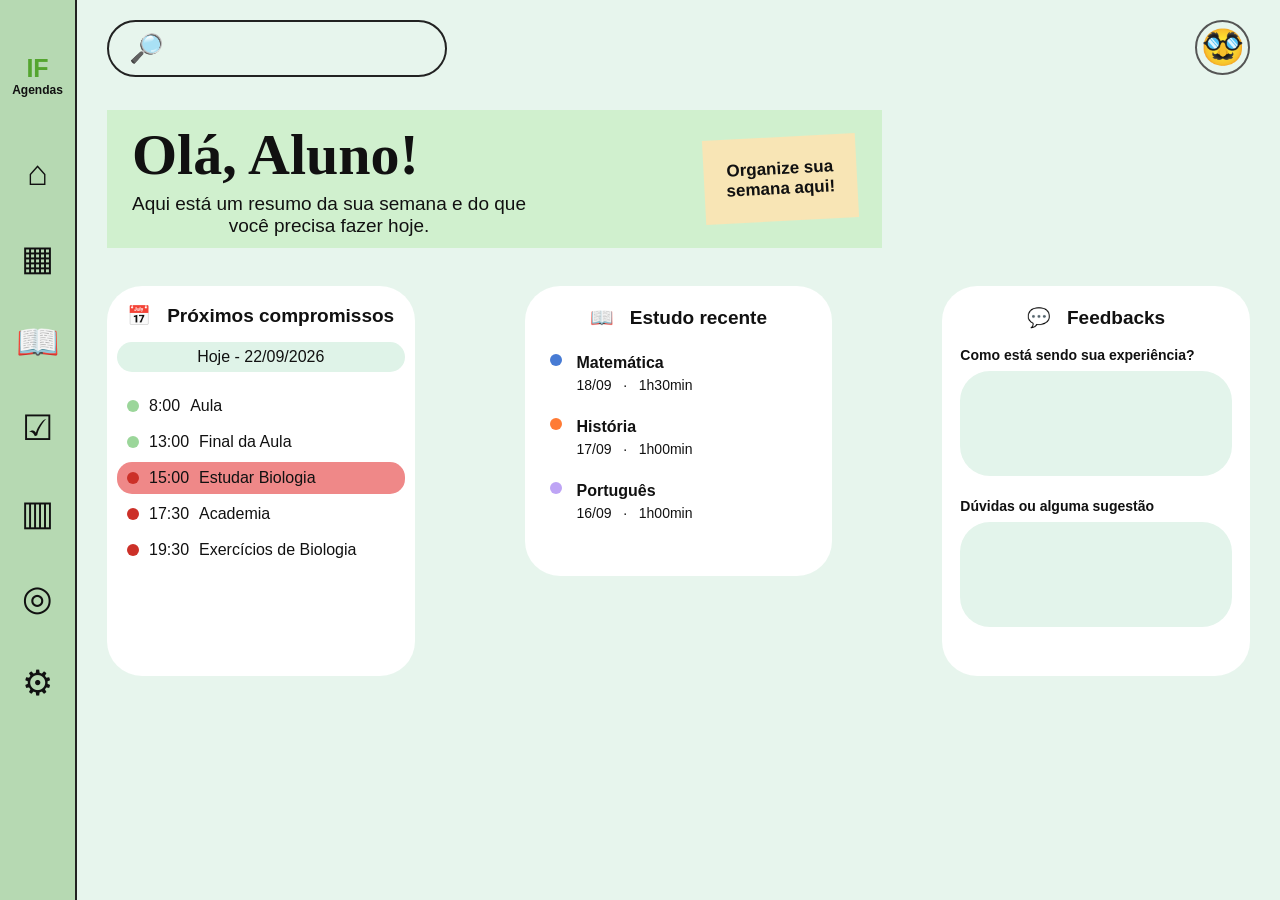
<file: index.html>
<!DOCTYPE html>
<html lang="pt-br">

<head>
    <meta charset="UTF-8">
    <meta name="viewport" content="width=device-width, initial-scale=1.0">

    <title>IFAgendas</title>

    <link rel="stylesheet" href="style.css">
</head>

<body>

    <!-- ÍCONES DA LATERAL -->
    <aside class="menu-lateral">

        <div class="logo">
            <strong>IF</strong>
            <span>Agendas</span>
        </div>

        <nav>
            <a href="#">⌂</a>
            <a href="#">▦</a>
            <a href="#">📖</a>
            <a href="#">☑</a>
            <a href="#">▥</a>
            <a href="#">◎</a>
            <a href="#">⚙</a>
        </nav>

    </aside>


    <!-- CONTEÚDO PRINCIPAL -->
    <main>

        <!-- TOPO -->
        <header>

            <div class="pesquisa">
                🔎
                <input type="text">
            </div>

            <div class="usuario">
                🥸
            </div>

        </header>


        <!-- APRESENTAÇÃO -->
        <section class="boas-vindas">

            <div>
                <h1>Olá, Aluno!</h1>

                <p>
                    Aqui está um resumo da sua semana e do que
                    <br>
                    você precisa fazer hoje.
                </p>
            </div>

            <div class="aviso">
                <strong>Organize sua</strong>
                <br>
                <strong>semana aqui!</strong>
            </div>

        </section>


        <!-- CAIXINHAS DO MEIO DA TELA -->
        <section class="cards">


            <!-- COMPROMISSOS -->
            <div class="card compromissos">

                <h2>📅 &nbsp; Próximos compromissos</h2>

                <div class="data">
                    Hoje - 22/09/2026
                </div>

                <div class="atividade">
                    <span class="bolinha verde"></span>
                    <span>8:00</span>
                    <span>Aula</span>
                </div>

                <div class="atividade">
                    <span class="bolinha verde"></span>
                    <span>13:00</span>
                    <span>Final da Aula</span>
                </div>

                <div class="atividade destaque">
                    <span class="bolinha vermelho"></span>
                    <span>15:00</span>
                    <span>Estudar Biologia</span>
                </div>

                <div class="atividade">
                    <span class="bolinha vermelho"></span>
                    <span>17:30</span>
                    <span>Academia</span>
                </div>

                <div class="atividade">
                    <span class="bolinha vermelho"></span>
                    <span>19:30</span>
                    <span>Exercícios de Biologia</span>
                </div>

            </div>


            <!-- CAIXA DO QUE ESTUDAR -->
            <div class="card estudos">

                <h2>📖 &nbsp; Estudo recente</h2>

                <div class="materia">
                    <span class="bolinha azul"></span>

                    <div>
                        <strong>Matemática</strong>
                        <p>18/09 &nbsp; · &nbsp; 1h30min</p>
                    </div>
                </div>

                <div class="materia">
                    <span class="bolinha laranja"></span>

                    <div>
                        <strong>História</strong>
                        <p>17/09 &nbsp; · &nbsp; 1h00min</p>
                    </div>
                </div>

                <div class="materia">
                    <span class="bolinha roxo"></span>

                    <div>
                        <strong>Português</strong>
                        <p>16/09 &nbsp; · &nbsp; 1h00min</p>
                    </div>
                </div>

            </div>


            <!-- FEEDBACK -->
            <div class="card feedback">

                <h2>💬 &nbsp; Feedbacks</h2>

                <label>Como está sendo sua experiência?</label>

                <textarea></textarea>

                <label>Dúvidas ou alguma sugestão</label>

                <textarea></textarea>

            </div>

        </section>

    </main>

</body>

</html>
</file>
<file: style.css>
/* =========================================
   CONFIGURAÇÕES GERAIS
========================================= */

* {
    margin: 0;
    padding: 0;
    box-sizing: border-box;
}

body {
    font-family: Arial, sans-serif;
    background-color: #e7f5ed;
    color: #111;
}


/* =========================================
   PÁGINA PRINCIPAL - INDEX
========================================= */


/* =========================
   MENU LATERAL
========================= */

.menu-lateral {
    position: fixed;
    left: 0;
    top: 0;

    width: 77px;
    height: 100vh;

    background-color: #b6d9b2;

    border-right: 2px solid #222;

    display: flex;
    flex-direction: column;
    align-items: center;
}


/* LOGO */

.logo {
    width: 70px;
    height: 120px;

    margin-top: 15px;

    display: flex;
    flex-direction: column;
    align-items: center;
    justify-content: center;

    font-size: 12px;
}

.logo strong {
    font-size: 25px;
    color: #54a52f;
}

.logo span {
    font-weight: bold;
}


/* ÍCONES DO MENU */

nav {
    margin-top: 10px;

    display: flex;
    flex-direction: column;
    align-items: center;

    gap: 30px;
}

nav a {
    text-decoration: none;

    color: #111;

    font-size: 35px;

    width: 55px;
    height: 55px;

    display: flex;
    align-items: center;
    justify-content: center;
}


/* =========================
   CONTEÚDO
========================= */

main {
    margin-left: 77px;
    padding: 20px 30px;
}


/* =========================
   CABEÇALHO
========================= */

header {
    height: 90px;

    display: flex;

    align-items: flex-start;
    justify-content: space-between;
}


/* PESQUISA */

.pesquisa {
    width: 340px;
    height: 57px;

    border: 2px solid #222;

    border-radius: 35px;

    background-color: #e7f5ed;

    display: flex;
    align-items: center;

    padding: 0 20px;

    font-size: 28px;
}

.pesquisa input {
    width: 250px;

    margin-left: 15px;

    border: none;
    outline: none;

    background: transparent;

    font-size: 20px;
}


/* USUÁRIO */

.usuario {
    width: 55px;
    height: 55px;

    border: 2px solid #555;

    border-radius: 50%;

    display: flex;
    align-items: center;
    justify-content: center;

    font-size: 35px;

    color: #555;
}


/* =========================
   BOAS-VINDAS
========================= */

.boas-vindas {
    width: 775px;
    height: 138px;

    background-color: #d0f0ce;

    display: flex;

    align-items: center;
    justify-content: space-between;

    padding: 10px 25px;

    margin-bottom: 38px;
}

.boas-vindas h1 {
    font-family: cursive;

    font-size: 58px;

    margin-bottom: 5px;
}

.boas-vindas p {
    font-size: 19px;

    text-align: center;
}


/* AVISO */

.aviso {
    background-color: #f8e5b5;

    padding: 22px;

    text-align: center;

    transform: rotate(-3deg);

    font-size: 17px;
}


/* =========================
   CARDS
========================= */

.cards {
    display: flex;

    gap: 110px;

    align-items: flex-start;
}


/* CARD GERAL */

.card {
    background-color: white;

    border-radius: 35px;

    padding: 18px 10px;

    box-shadow: 0 0 0 rgba(0,0,0,0);
}


/* TÍTULOS */

.card h2 {
    font-size: 19px;

    margin-bottom: 15px;

    text-align: center;
}


/* =========================
   COMPROMISSOS
========================= */

.compromissos {
    width: 310px;
    min-height: 390px;
}

.data {
    background-color: #dff3e8;

    border-radius: 20px;

    padding: 6px;

    text-align: center;

    margin-bottom: 18px;
}

.atividade {
    display: flex;

    align-items: center;

    gap: 10px;

    padding: 7px 10px;

    margin-bottom: 4px;

    font-size: 16px;
}

.destaque {
    background-color: #ef8888;

    border-radius: 15px;
}


/* =========================
   BOLINHAS
========================= */

.bolinha {
    width: 12px;
    height: 12px;

    border-radius: 50%;

    display: inline-block;
}

.verde {
    background-color: #9bd69a;
}

.vermelho {
    background-color: #cc3028;
}

.azul {
    background-color: #477bd4;
}

.laranja {
    background-color: #ff7b35;
}

.roxo {
    background-color: #bea4f5;
}


/* =========================
   ESTUDOS
========================= */

.estudos {
    width: 310px;

    min-height: 290px;

    padding: 20px 25px;
}

.materia {
    display: flex;

    gap: 15px;

    margin: 25px 0;
}

.materia strong {
    font-size: 16px;
}

.materia p {
    margin-top: 5px;

    font-size: 14px;
}


/* =========================
   FEEDBACK
========================= */

.feedback {
    width: 310px;

    min-height: 390px;

    padding: 20px 18px;
}

.feedback label {
    display: block;

    font-weight: bold;

    font-size: 14px;

    margin: 18px 0 8px;
}

.feedback textarea {
    width: 100%;

    height: 105px;

    resize: none;

    border: none;

    outline: none;

    background-color: #e3f4eb;

    border-radius: 30px;

    padding: 15px;

    font-size: 15px;
}


/* =========================================
   PÁGINA DE LOGIN
========================================= */


/* CONFIGURAÇÕES DO LOGIN */

.pagina-login {
    overflow: hidden;
}

.pagina-login .container {
    display: flex;
    width: 100%;
    min-height: 100vh;
}


/* =========================
   LADO ESQUERDO
========================= */

.pagina-login .lado-esquerdo {
    width: 49%;
    min-height: 100vh;

    background-color: #d0f0ce;

    display: flex;
    flex-direction: column;
    align-items: center;

    position: relative;
    overflow: hidden;
}


/* BARRA DE PESQUISA */

.pagina-login .pesquisa {
    position: absolute;

    top: 16px;
    left: 50%;

    transform: translateX(-50%);

    width: 285px;
    height: 47px;

    border: 1.5px solid #222;
    border-radius: 30px;

    display: flex;
    align-items: center;

    padding: 0 15px;

    background-color: rgba(255, 255, 255, 0.25);

    z-index: 2;
}

.pagina-login .lupa {
    font-size: 32px;
    line-height: 1;
}

.pagina-login .pesquisa input {
    width: 100%;

    border: none;
    outline: none;

    background: transparent;

    font-size: 18px;

    margin-left: 10px;
}


/* DECORAÇÕES VERDES */

.pagina-login .folha {
    position: absolute;

    background-color: #91bd89;

    border-radius: 100% 0 100% 0;

    transform: rotate(-30deg);
}

.pagina-login .folha-1 {
    width: 250px;
    height: 75px;

    top: -35px;
    left: -60px;
}

.pagina-login .folha-2 {
    width: 160px;
    height: 55px;

    top: 85px;
    left: -75px;

    background-color: #74b900;
}


/* LOGO DO LOGIN */

.pagina-login .logo {
    width: auto;
    height: auto;

    margin-top: 150px;

    display: flex;
    flex-direction: column;
    align-items: center;

    z-index: 2;
}

.pagina-login .logo img {
    width: 135px;
    height: 150px;

    object-fit: contain;
}

.pagina-login .logo h1 {
    font-family: Georgia, serif;

    font-size: 27px;
    font-weight: normal;

    margin-top: 0;
}


/* ILUSTRAÇÃO DOS LIVROS */

.pagina-login .ilustracao {
    position: absolute;

    bottom: 0;
    left: 0;

    width: 100%;

    display: flex;
    justify-content: center;
    align-items: flex-end;

    z-index: 1;
}

.pagina-login .ilustracao img {
    width: 75%;
    max-width: 430px;

    height: auto;

    object-fit: contain;
}


/* =========================
   LADO DIREITO
========================= */

.pagina-login .lado-direito {
    width: 51%;
    min-height: 100vh;

    background-color: #e7f5ed;

    display: flex;
    align-items: center;
    justify-content: center;

    position: relative;
    overflow: hidden;
}


/* DECORAÇÕES DO FUNDO */

.pagina-login .decoracao {
    position: absolute;

    background-color: #a9cfa2;

    border-radius: 50%;
}

.pagina-login .decoracao-topo {
    width: 230px;
    height: 100px;

    top: -60px;
    right: 90px;

    transform: rotate(-15deg);
}

.pagina-login .decoracao-lateral {
    width: 100px;
    height: 220px;

    top: 20px;
    right: -65px;

    transform: rotate(-30deg);
}

.pagina-login .decoracao-baixo {
    width: 350px;
    height: 170px;

    bottom: -105px;
    right: -65px;

    transform: rotate(-20deg);
}


/* =========================
   CAIXA DE LOGIN
========================= */

.pagina-login .login-box {
    width: 400px;
    max-width: 85%;

    background-color: white;

    border: 2px solid #222;
    border-radius: 12px;

    padding: 5px 19px 35px;

    text-align: center;

    position: relative;
    z-index: 2;
}


/* TÍTULO */

.pagina-login .login-box h2 {
    font-size: 32px;

    margin-bottom: 2px;
}

.pagina-login .subtitulo {
    font-size: 15px;

    margin-bottom: 30px;
}


/* =========================
   CAMPOS DE LOGIN
========================= */

.pagina-login .campo {
    width: 100%;
    height: 40px;

    background-color: #ededed;

    border-radius: 7px;

    display: flex;
    align-items: center;

    padding: 0 12px;

    margin-bottom: 15px;
}


/* ÍCONES */

.pagina-login .icone {
    font-size: 25px;

    color: #555;

    margin-right: 12px;
}


/* INPUTS */

.pagina-login .campo input {
    width: 100%;
    height: 100%;

    border: none;
    outline: none;

    background: transparent;

    font-size: 19px;

    color: #333;
}

.pagina-login .campo input::placeholder {
    color: #858585;
}


/* =========================
   BOTÃO ENTRAR
========================= */

.pagina-login .btn-entrar {
    width: 95%;
    height: 40px;

    margin-top: 5px;

    background-color: #9bcb98;

    border: none;
    border-radius: 7px;

    color: #526d50;

    font-size: 18px;

    cursor: pointer;

    transition: 0.3s;
}

.pagina-login .btn-entrar:hover {
    background-color: #7fb77b;
    color: white;
}


/* =========================
   DIVISOR OU
========================= */

.pagina-login .divisor {
    display: flex;
    align-items: center;

    gap: 15px;

    margin: 18px 0;
}

.pagina-login .divisor span {
    flex: 1;

    height: 1px;

    background-color: #555;
}

.pagina-login .divisor p {
    font-size: 16px;
}


/* =========================
   BOTÃO GOOGLE
========================= */

.pagina-login .btn-google {
    width: 100%;
    height: 40px;

    background-color: #ededed;

    border: none;
    border-radius: 7px;

    color: #858585;

    font-size: 16px;

    cursor: pointer;

    transition: 0.3s;
}

.pagina-login .btn-google strong {
    color: #4285F4;

    font-size: 18px;

    margin-right: 8px;
}

.pagina-login .btn-google:hover {
    background-color: #dedede;
}


/* =========================
   ESQUECEU A SENHA
========================= */

.pagina-login .esqueceu {
    display: inline-block;

    margin-top: 12px;

    color: #858585;

    font-size: 14px;

    text-decoration: none;
}

.pagina-login .esqueceu:hover {
    color: #557c55;

    text-decoration: underline;
}


/* =========================================
   RESPONSIVIDADE DO LOGIN
========================================= */

@media (max-width: 768px) {

    .pagina-login {
        overflow: auto;
    }

    .pagina-login .container {
        flex-direction: column;
    }

    .pagina-login .lado-esquerdo {
        width: 100%;
        min-height: 200px;
    }

    .pagina-login .lado-direito {
        width: 100%;
        min-height: 600px;
    }

    .pagina-login .logo {
        margin-top: 65px;
    }

    .pagina-login .logo img {
        width: 75px;
        height: 75px;
    }

    .pagina-login .logo h1 {
        font-size: 22px;
    }

    .pagina-login .ilustracao {
        display: none;
    }

    .pagina-login .pesquisa {
        display: none;
    }

    .pagina-login .login-box {
        width: 400px;
        max-width: 90%;
    }

}
</file>
